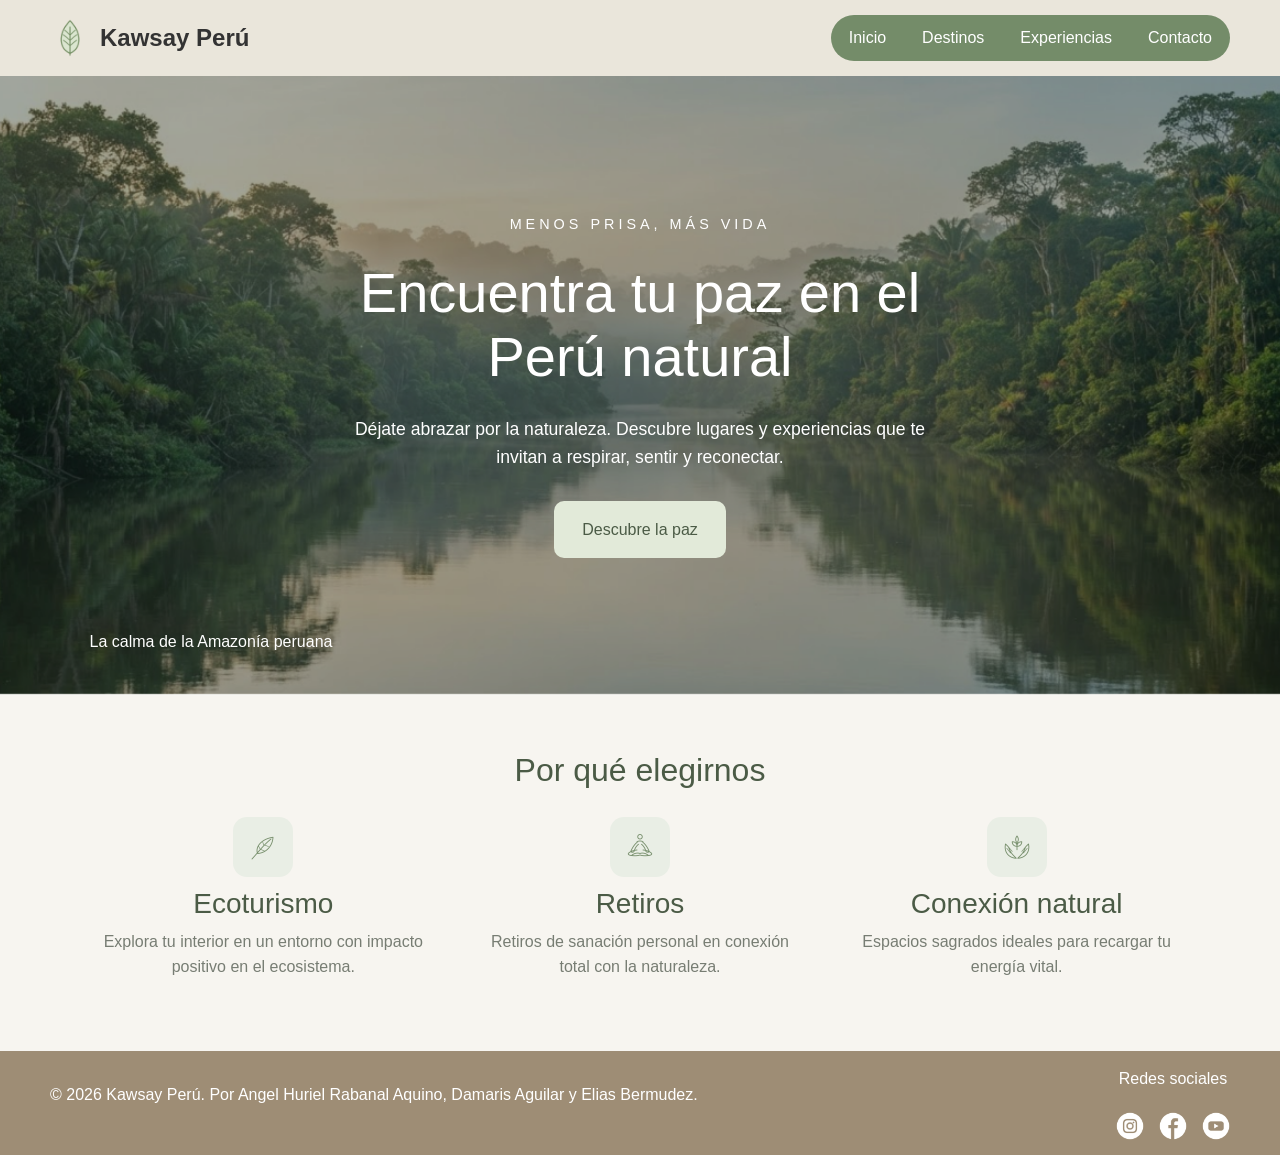
<file: index.html>
<!DOCTYPE html>
<html lang="es">
<head>
    <meta charset="UTF-8">
    <meta name="viewport" content="width=device-width, initial-scale=1.0">
    <meta name="description" content="Descubre la paz en kawsay peru, agencia de 
    ecoturismo para conectar con la naturaleza">
    <title>Kawsay Perú - Inicio</title>
    <link href="https://cdn.jsdelivr.net/npm/bootstrap@5.0.2/dist/css/bootstrap.min.css" rel="stylesheet" integrity="sha384-EVSTQN3/azprG1Anm3QDgpJLIm9Nao0Yz1ztcQTwFspd3yD65VohhpuuCOmLASjC" crossorigin="anonymous">
    <link rel="stylesheet" href="css/styles.css">
</head>
<body>
    <!-- header -->
    <header class="main-header">
        <div class="logo-container">
            <img src="img/logo.png" width="192" height="192" alt="Logo Kawsay Perú" class="logo-img">
            <span class="logo-text">Kawsay Perú</span>
        </div>
        <nav class="main-nav">
            <ul>
                <li><a href="index.html">Inicio</a></li>
                <li><a href="destinos.html">Destinos</a></li>
                <li><a href="experiencias.html">Experiencias</a></li>
                <li><a href="contacto.html">Contacto</a></li>
            </ul>
        </nav>
    </header>

    <main>
        <!-- Hero -->
        <section class="hero" style="background-image: url('img/hero.png');">
            <div class="hero-content">
                <p class="hero-eyebrow">Menos prisa, más vida</p>
                <h1>Encuentra tu paz en el<br>Perú natural</h1>
                <p class="hero-description">Déjate abrazar por la naturaleza. Descubre lugares y experiencias que te<br> invitan a respirar, sentir y reconectar.</p>
                <a href="destinos.html" class="hero-button">
                    Descubre la paz
                </a>
            </div>
            <p class="hero-location">
                La calma de la Amazonía peruana
            </p>
        </section>

        <!-- por que elegirnos -->
        <section class="features">
            <h2>Por qué elegirnos</h2>
            <div class="features-grid">
                <div class="feature-item animate-fade-up">
                    <img src="img/icon-ecoturismo.png" width="256" height="256" alt="Ecoturismo">
                    <h3>Ecoturismo</h3>
                    <p>Explora tu interior en un entorno con impacto positivo en el ecosistema.</p>
                </div>
                <div class="feature-item animate-fade-up">
                    <img src="img/icon-retiros.png" width="256" height="256" alt="Retiros">
                    <h3>Retiros</h3>
                    <p>Retiros de sanación personal en conexión total con la naturaleza.</p>
                </div>
                <div class="feature-item animate-fade-up">
                    <img src="img/icon-conexion.png" width="256" height="256" alt="Conexión natural">
                    <h3>Conexión natural</h3>
                    <p>Espacios sagrados ideales para recargar tu energía vital.</p>
                </div>
            </div>
        </section>
    </main>

    <!-- footer -->
    <footer class="main-footer">
        <div class="footer-left">
            <p>&copy; 2026 Kawsay Perú. Por Angel Huriel Rabanal Aquino, Damaris Aguilar y Elias Bermudez.</p>
        </div>
        <div class="footer-center">
            <p>Redes sociales</p>
            <div class="social-icons">
               <div class="social-icons">
  <a href="https://www.instagram.com">
    <img src="img/icon-ig.png" width="96" height="96" alt="Instagram">
  </a>
  <a href="https://www.facebook.com">
    <img src="img/icon-fb.png" width="96" height="96" alt="Facebook">
  </a>
  <a href="https://www.youtube.com">
    <img src="img/icon-yt.png" width="96" height="96" alt="YouTube">
  </a>
</div>
                
            </div>
        </div>
    </footer>
    <script src="https://cdn.jsdelivr.net/npm/bootstrap@5.0.2/dist/js/bootstrap.bundle.min.js" integrity="sha384-MrcW6ZMFYlzcLA8Nl+NtUVF0sA7MsXsP1UyJoMp4YLEuNSfAP+JcXn/tWtIaxVXM" crossorigin="anonymous"></script>
    <script src="https://code.jquery.com/jquery-3.7.1.min.js" integrity="sha256-/JqT3SQfawRcv/BIHPThkBvs0OEvtFFmqPF/lYI/Cxo=" crossorigin="anonymous"></script>
    <script src="js/kawsay.js"></script>
</body>
</html>
</file>
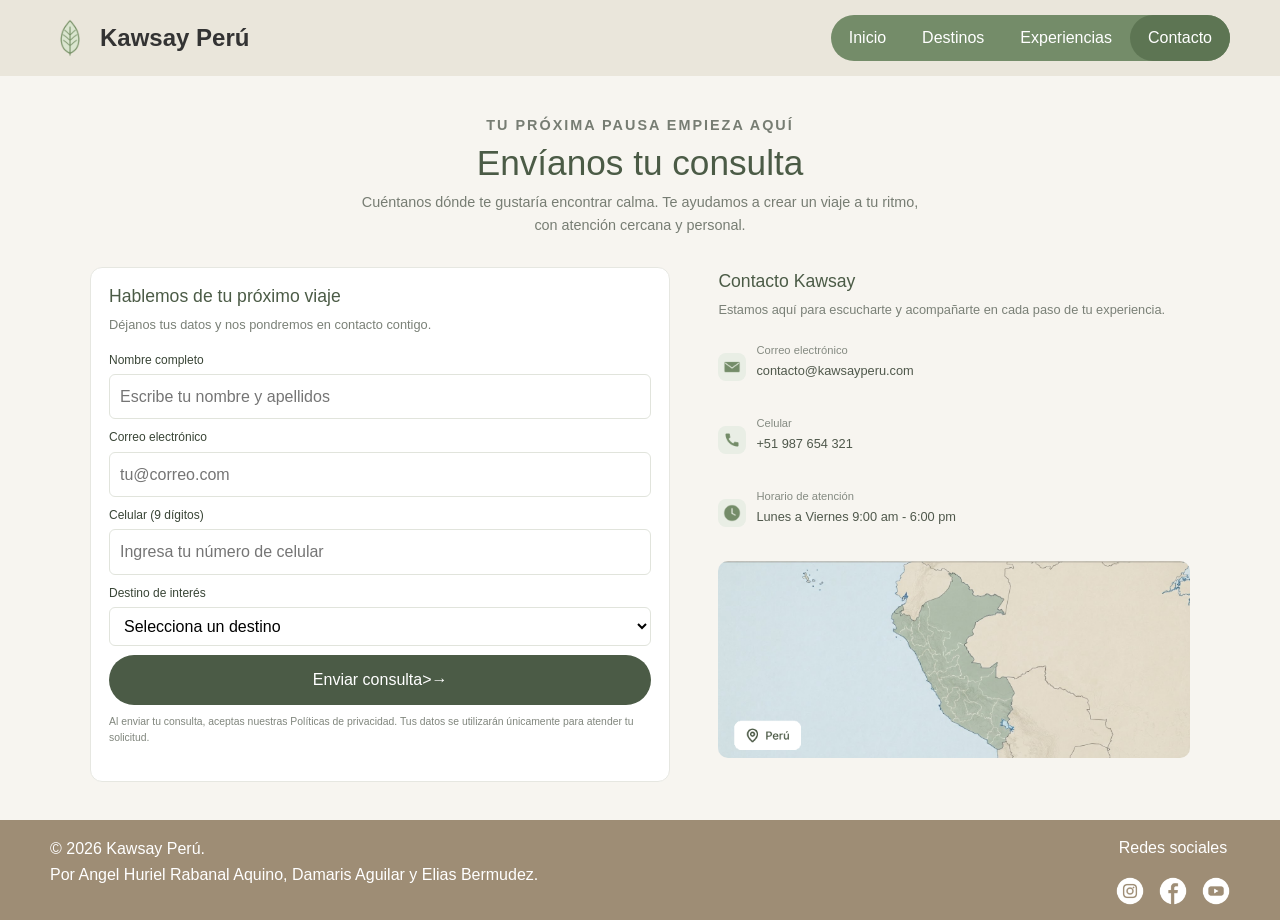
<file: contacto.html>
<!DOCTYPE html>
<html lang="es">
<head>
    <meta charset="UTF-8">
    <meta name="viewport" content="width=device-width, initial-scale=1.0">
    <meta name="description" content="ponte en contacto con kawsay peru y descubre tu proximo destino pacifico">
    <title>Kawsay Perú - Contacto</title>
    <link href="https://cdn.jsdelivr.net/npm/bootstrap@5.0.2/dist/css/bootstrap.min.css" rel="stylesheet" integrity="sha384-EVSTQN3/azprG1Anm3QDgpJLIm9Nao0Yz1ztcQTwFspd3yD65VohhpuuCOmLASjC" crossorigin="anonymous">
    <link rel="stylesheet" href="css/styles.css">
</head>
<body>
    <!-- header -->
    <header class="main-header">
        <div class="logo-container">
            <img src="img/logo.png" width="192" height="192" alt="Logo Kawsay Perú" class="logo-img">
            <span class="logo-text">Kawsay Perú</span>
        </div>
        <nav class="main-nav">
            <ul>
                <li><a href="index.html">Inicio</a></li>
                <li><a href="destinos.html">Destinos</a></li>
                <li><a href="experiencias.html">Experiencias</a></li>
                <li><a href="contacto.html" class="active">Contacto</a></li>
            </ul>
        </nav>
    </header>

    <main class="page-container contact-page">
        <section class="contacto-header">
            <p class="contacto-eyebrow">Tu próxima pausa empieza aquí</p>
            <h1>Envíanos tu consulta</h1>
            <p>Cuéntanos dónde te gustaría encontrar calma. Te ayudamos a crear un viaje a tu ritmo,<br class="contacto-salto"> con atención cercana y personal.</p>
        </section>

        <div class="contacto-layout">
            <!-- Formulario -->
            <section class="form-section animate-slide-left">
                <h2>Hablemos de tu próximo viaje</h2>
                <p class="form-description">Déjanos tus datos y nos pondremos en contacto contigo.</p>

                <!-- Alerta de éxito -->
                <div id="success-msg" class="alert-kawsay alert-success-kawsay" role="alert" style="display:none;">
                    &#10003; ¡Consulta enviada con éxito! Nos pondremos en contacto contigo pronto.
                </div>

                <!-- Alerta de error global -->
                <div id="error-msg-global" class="alert-kawsay alert-error-kawsay" role="alert" style="display:none;">
                    &#9888; Por favor, corrige los campos marcados antes de continuar.
                </div>

                <form id="formContacto" method="POST" novalidate>

                    <!-- Nombre completo -->
                    <div class="form-group">
                        <label for="nombre">Nombre completo</label>
                        <input type="text" id="nombre" placeholder="Escribe tu nombre y apellidos">
                        <span class="error-msg" id="error-nombre">El nombre no puede estar vacío.</span>
                    </div>

                    <!-- Correo electrónico -->
                    <div class="form-group">
                        <label for="correo">Correo electrónico</label>
                        <input type="email" id="correo" placeholder="tu@correo.com">
                        <span class="error-msg" id="error-correo">Ingresa un correo electrónico válido (ej: nombre@dominio.com).</span>
                    </div>

                    <!-- Celular -->
                    <div class="form-group">
                        <label for="celular">Celular (9 dígitos)</label>
                        <input type="tel" id="celular" placeholder="Ingresa tu número de celular">
                        <span class="error-msg" id="error-celular">Ingresa un número de teléfono válido (9 dígitos).</span>
                    </div>

                    <!-- Destino -->
                    <div class="form-group">
                        <label for="destino">Destino de interés</label>
                        <select id="destino">
                            <option value="">Selecciona un destino</option>
                            <option value="tambopata">Tambopata</option>
                            <option value="mancora">Máncora</option>
                            <option value="valle">Valle Sagrado</option>
                            <option value="laguna">Laguna Azul</option>
                            <option value="zorritos">Playa Zorritos</option>
                            <option value="escalera">Cordillera Escalera</option>
                        </select>
                        <span class="error-msg" id="error-destino">Selecciona un destino de interés.</span>
                    </div>

                    <button type="submit" class="btn-primary w-100 contact-submit">Enviar consulta>&rarr;</button>
                </form>
                <p class="contacto-privacidad">Al enviar tu consulta, aceptas nuestras Políticas de privacidad. Tus datos se utilizarán únicamente para atender tu solicitud.</p>
            </section>

            <!-- Info de contacto -->
            <section class="info-section">
                <h2>Contacto Kawsay</h2>
                <p class="info-description">Estamos aquí para escucharte y acompañarte en cada paso de tu experiencia.</p>
                <div class="info-item">
                    <img src="img/icon-mail.png" width="96" height="96">
                    <div>
                        <span class="info-label">Correo electrónico</span>
                        <p>contacto@kawsayperu.com</p>
                    </div>
                </div>
                <div class="info-item">
                    <img src="img/icon-phone.png" width="96" height="96">
                    <div>
                        <span class="info-label">Celular</span>
                        <p>+51 987 654 321</p>
                    </div>
                </div>
                <div class="info-item">
                    <img src="img/icon-clock.png" width="96" height="96">
                    <div>
                        <span class="info-label">Horario de atención</span>
                        <p>Lunes a Viernes 9:00 am - 6:00 pm</p>
                    </div>
                </div>
                <div class="map-placeholder">
                    <img src="img/mapape.png" width="1000" height="560" alt="Ubicación Mapa">
                </div>
            </section>
        </div>
    </main>

    <!-- footer -->
    <footer class="main-footer">
        <div class="footer-left">
            <p>&copy; 2026 Kawsay Perú. <br> Por Angel Huriel Rabanal Aquino, Damaris Aguilar y Elias Bermudez.</p>
        </div>
        <div class="footer-center">
            <p>Redes sociales</p>
            <div class="social-icons">
                <a href="https://www.instagram.com"><img src="img/icon-ig.png" width="96" height="96" alt="Instagram"></a>
                <a href="https://www.facebook.com"><img src="img/icon-fb.png" width="96" height="96" alt="Facebook"></a>
                <a href="https://www.youtube.com"><img src="img/icon-yt.png" width="96" height="96" alt="YouTube"></a>
            </div>
        </div>
    </footer>

    <script src="https://code.jquery.com/jquery-3.7.1.min.js" integrity="sha256-/JqT3SQfawRcv/BIHPThkBvs0OEvtFFmqPF/lYI/Cxo=" crossorigin="anonymous"></script>
    <script src="https://cdn.jsdelivr.net/npm/bootstrap@5.0.2/dist/js/bootstrap.bundle.min.js" integrity="sha384-MrcW6ZMFYlzcLA8Nl+NtUVF0sA7MsXsP1UyJoMp4YLEuNSfAP+JcXn/tWtIaxVXM" crossorigin="anonymous"></script>
    <script src="js/kawsay.js"></script>
</body>
</html>
</file>
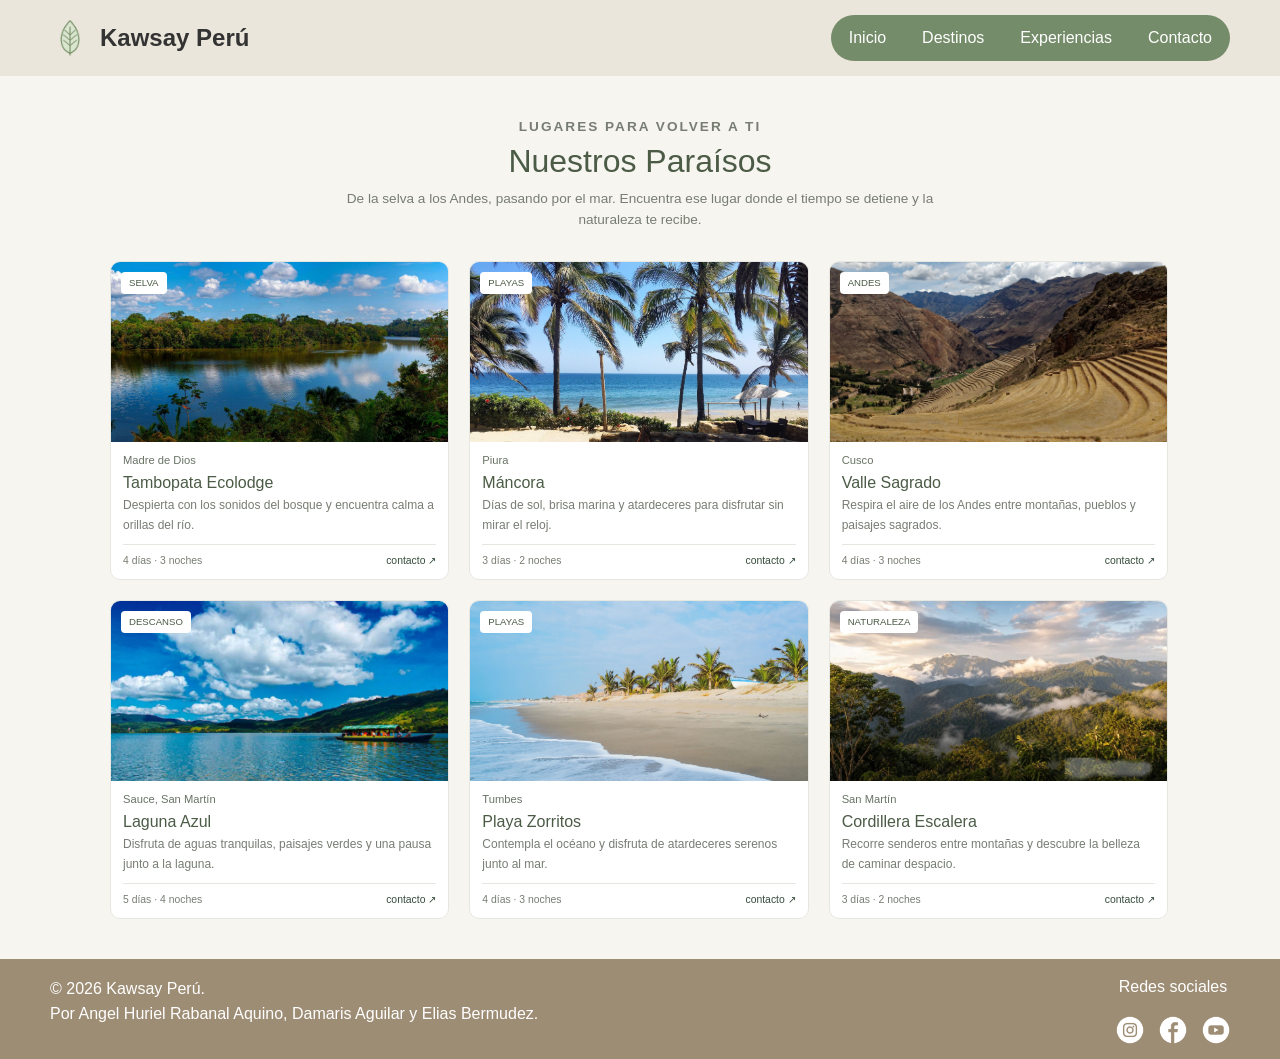
<file: destinos.html>
<!DOCTYPE html>
<html lang="es">
<head>
    <meta charset="UTF-8">
    <meta name="viewport" content="width=device-width, initial-scale=1.0">
    <meta name="description" content="explora los destinos naturales mas impresionantes de todo el peru">
    <title>Kawsay Perú - Destinos</title>
    <link href="https://cdn.jsdelivr.net/npm/bootstrap@5.0.2/dist/css/bootstrap.min.css" rel="stylesheet" integrity="sha384-EVSTQN3/azprG1Anm3QDgpJLIm9Nao0Yz1ztcQTwFspd3yD65VohhpuuCOmLASjC" crossorigin="anonymous">
    
    <link rel="stylesheet" href="css/styles.css">
</head>
<body>
    <!-- header -->
    <header class="main-header">
        <div class="logo-container">
            <img src="img/logo.png" width="192" height="192" alt="Logo Kawsay Perú" class="logo-img">
            <span class="logo-text">Kawsay Perú</span>
        </div>
    <nav class="main-nav">
            <ul>
            <li><a href="index.html" >Inicio</a></li>
            <li><a href="destinos.html" >Destinos</a></li>
                <li><a href="experiencias.html" >Experiencias</a></li>
                <li><a href="contacto.html" >Contacto</a></li>
            </ul>
        </nav>
    </header>

    <main class="page-container">
        <section class="destinos-header text-center">
            <p class="destinos-eyebrow">Lugares para volver a ti</p>
            <h2>Nuestros Paraísos</h2>
            <p>De la selva a los Andes, pasando por el mar. Encuentra ese lugar donde el tiempo se detiene y la naturaleza te recibe.</p>
        </section>
        
        <!-- grid de Destinos -->
        <section class="destinos-grid">
            <article class="destino-card">
                <div class="destino-image">
                    <img src="img/tambopata.png" width="480" height="360" loading="lazy" alt="Tambopata">
                    <span class="destino-categoria">Selva</span>
                </div>
                <div class="card-body">
                    <p class="destino-ubicacion"> Madre de Dios</p>
                    <h3>Tambopata Ecolodge</h3>
                    <p class="destino-descripcion">Despierta con los sonidos del bosque y encuentra calma a orillas del río.</p>
                    <div class="destino-detalles">
                        <span>4 días · 3 noches</span>
                        <a href="contacto.html">contacto ↗</a>
                    </div>
                </div>
            </article>
            <article class="destino-card">
                <div class="destino-image">
                    <img src="img/calamancora.png" width="480" height="360" loading="lazy" alt="Máncora">
                    <span class="destino-categoria">Playas</span>
                </div>
                <div class="card-body">
                    <p class="destino-ubicacion"> Piura</p>
                    <h3>Máncora</h3>
                    <p class="destino-descripcion">Días de sol, brisa marina y atardeceres para disfrutar sin mirar el reloj.</p>
                    <div class="destino-detalles">
                        <span>3 días · 2 noches</span>
                        <a href="contacto.html">contacto ↗</a>
                    </div>
                </div>
            </article>
            <article class="destino-card">
                <div class="destino-image">
                    <img src="img/vallesagrado.png" width="480" height="360" loading="lazy" alt="Valle Sagrado">
                    <span class="destino-categoria">Andes</span>
                </div>
                <div class="card-body">
                    <p class="destino-ubicacion">Cusco</p>
                    <h3>Valle Sagrado</h3>
                    <p class="destino-descripcion">Respira el aire de los Andes entre montañas, pueblos y paisajes sagrados.</p>
                    <div class="destino-detalles">
                        <span>4 días · 3 noches</span>
                        <a href="contacto.html">contacto ↗</a>
                    </div>
                </div>
            </article>
            <article class="destino-card">
                <div class="destino-image">
                    <img src="img/lagunazul.png" width="480" height="360" loading="lazy" alt="Laguna Azul">
                    <span class="destino-categoria">Descanso</span>
                </div>
                <div class="card-body">
                    <p class="destino-ubicacion"> Sauce, San Martín</p>
                    <h3>Laguna Azul</h3>
                    <p class="destino-descripcion">Disfruta de aguas tranquilas, paisajes verdes y una pausa junto a la laguna.</p>
                    <div class="destino-detalles">
                        <span>5 días · 4 noches</span>
                        <a href="contacto.html">contacto ↗</a>
                    </div>
                </div>
            </article>
            <article class="destino-card">
                <div class="destino-image">
                    <img src="img/playazorritos.jpg" width="480" height="360" loading="lazy" alt="Playa Zorritos">
                    <span class="destino-categoria">Playas</span>
                </div>
                <div class="card-body">
                    <p class="destino-ubicacion">Tumbes</p>
                    <h3>Playa Zorritos</h3>
                    <p class="destino-descripcion">Contempla el océano y disfruta de atardeceres serenos junto al mar.</p>
                    <div class="destino-detalles">
                        <span>4 días · 3 noches</span>
                        <a href="contacto.html">contacto ↗</a>
                    </div>
                </div>
            </article>
            <article class="destino-card">
                <div class="destino-image">
                    <img src="img/cordilleraescalera.png" width="480" height="360" loading="lazy" alt="Cordillera Escalera">
                    <span class="destino-categoria">Naturaleza</span>
                </div>
                <div class="card-body">
                    <p class="destino-ubicacion">San Martín</p>
                    <h3>Cordillera Escalera</h3>
                    <p class="destino-descripcion">Recorre senderos entre montañas y descubre la belleza de caminar despacio.</p>
                    <div class="destino-detalles">
                        <span>3 días · 2 noches</span>
                        <a href="contacto.html">contacto ↗</a>
                    </div>
                </div>
            </article>
        </section>
    </main>

    <!-- footer-->
    <footer class="main-footer">
        <div class="footer-left">
            <p>&copy; 2026 Kawsay Perú. <br> Por Angel Huriel Rabanal Aquino, Damaris Aguilar y Elias Bermudez.</p>
        </div>
        <div class="footer-center">
            <p>Redes sociales</p>
            <div class="social-icons">
                <a href="https://www.instagram.com">
    <img src="img/icon-ig.png" width="96" height="96" alt="Instagram">
  </a>
  <a href="https://www.facebook.com">
    <img src="img/icon-fb.png" width="96" height="96" alt="Facebook">
  </a>
  <a href="https://www.youtube.com">
    <img src="img/icon-yt.png" width="96" height="96" alt="YouTube">
  </a>
            </div>
        </div>
    </footer>
    <script src="https://cdn.jsdelivr.net/npm/bootstrap@5.0.2/dist/js/bootstrap.bundle.min.js" integrity="sha384-MrcW6ZMFYlzcLA8Nl+NtUVF0sA7MsXsP1UyJoMp4YLEuNSfAP+JcXn/tWtIaxVXM" crossorigin="anonymous"></script>
    <script src="https://code.jquery.com/jquery-3.7.1.min.js" integrity="sha256-/JqT3SQfawRcv/BIHPThkBvs0OEvtFFmqPF/lYI/Cxo=" crossorigin="anonymous"></script>
    <script src="js/kawsay.js"></script>
</body>
</html>
</file>
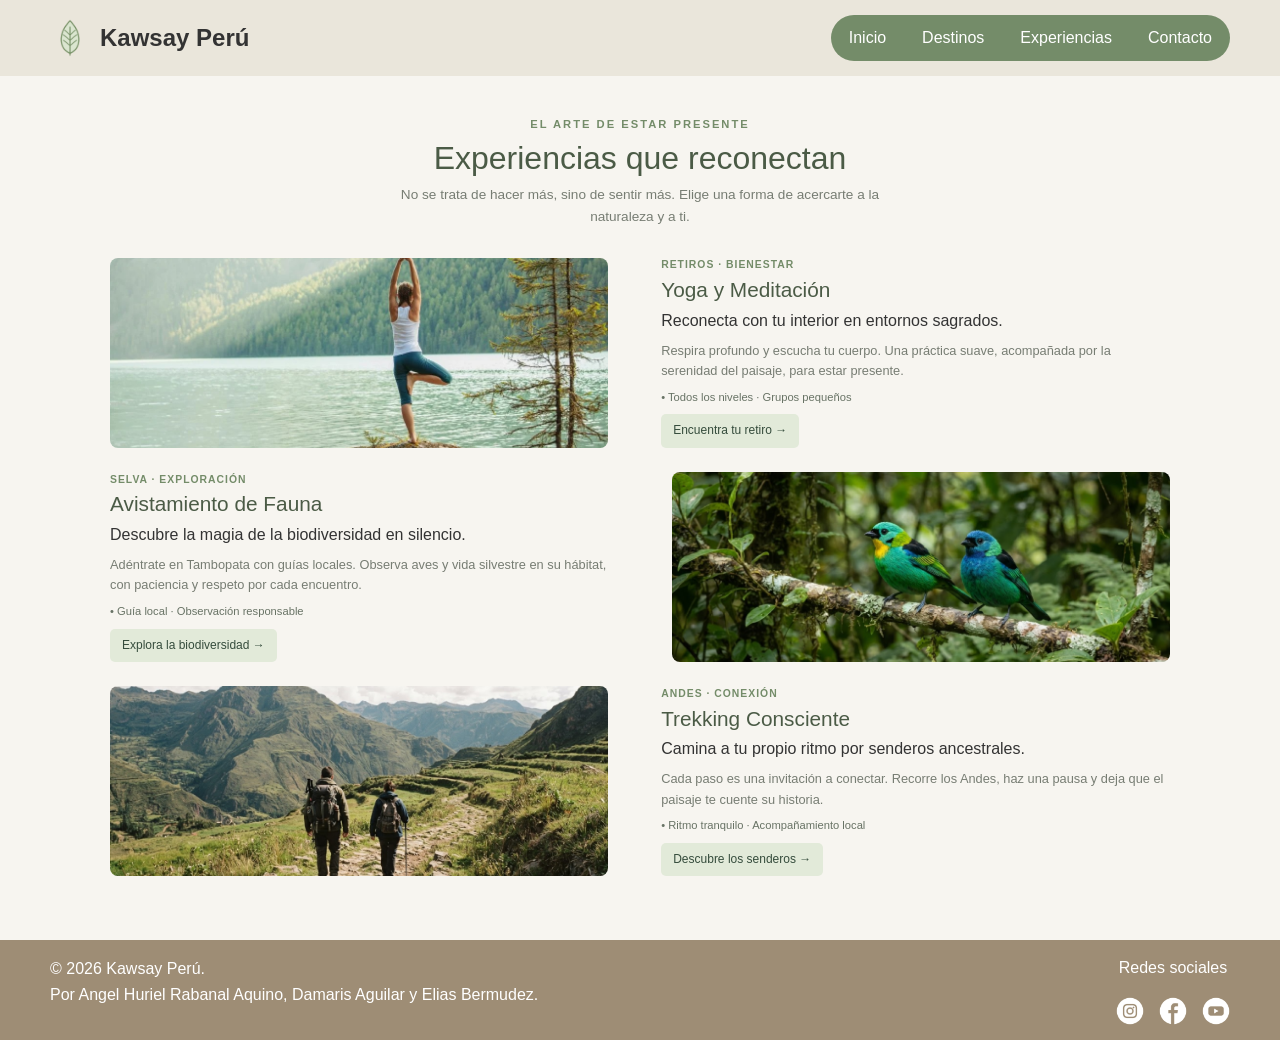
<file: experiencias.html>
<!DOCTYPE html>
<html lang="es">
<head>
    <meta charset="UTF-8">
    <meta name="viewport" content="width=device-width, initial-scale=1.0">
    <meta name="description" content="conecta con la naturaleza y renueva tu interior mediante retiros espirituales">
    <title>Kawsay Perú - Experiencias</title>
    <link href="https://cdn.jsdelivr.net/npm/bootstrap@5.0.2/dist/css/bootstrap.min.css" rel="stylesheet" integrity="sha384-EVSTQN3/azprG1Anm3QDgpJLIm9Nao0Yz1ztcQTwFspd3yD65VohhpuuCOmLASjC" crossorigin="anonymous">
    <link rel="stylesheet" href="css/styles.css">
</head>
<body>
    <!-- header -->
    <header class="main-header">
        <div class="logo-container">
            <img src="img/logo.png" width="192" height="192" alt="Logo Kawsay Perú" class="logo-img">
            <span class="logo-text">Kawsay Perú</span>
        </div>
        <nav class="main-nav">
            <ul>
                <li><a href="index.html">Inicio</a></li>
                <li><a href="destinos.html">Destinos</a></li>
                <li><a href="experiencias.html">Experiencias</a></li>
                <li><a href="contacto.html">Contacto</a></li>
            </ul>
        </nav>
    </header>

    <main class="page-container">
        <section class="experiencias-header">
            <p class="experiencias-eyebrow">El arte de estar presente</p>
            <h1 class="experiencias-titulo">Experiencias que reconectan</h1>
            <p>No se trata de hacer más, sino de sentir más. Elige una forma de acercarte a la<br class="experiencias-salto"> naturaleza y a ti.</p>
        </section>

        <!-- layout zig zag -->
        <section class="experiencias-lista">
            <div class="experiencia-row">
                <img src="img/yoga.png" width="840" height="560" loading="lazy" alt="Yoga">
                <div class="experiencia-texto">
                    <p class="experiencia-categoria">Retiros · Bienestar</p>
                    <h2>Yoga y Meditación</h2>
                    <p class="experiencia-resumen">Reconecta con tu interior en entornos sagrados.</p>
                    <p class="experiencia-descripcion">Respira profundo y escucha tu cuerpo. Una práctica suave, acompañada por la serenidad del paisaje, para estar presente.</p>
                    <p class="experiencia-detalle">• Todos los niveles · Grupos pequeños</p>
                    <a href="contacto.html" class="experiencia-enlace">Encuentra tu retiro <span aria-hidden="true">→</span></a>
                </div>
            </div>
            
            <div class="experiencia-row reverse">
                <img src="img/avistamiento-fauna.png" width="840" height="560" loading="lazy" alt="Aves de colores en la selva amazónica">
                <div class="experiencia-texto">
                    <p class="experiencia-categoria">Selva · Exploración</p>
                    <h2>Avistamiento de Fauna</h2>
                    <p class="experiencia-resumen">Descubre la magia de la biodiversidad en silencio.</p>
                    <p class="experiencia-descripcion">Adéntrate en Tambopata con guías locales. Observa aves y vida silvestre en su hábitat, con paciencia y respeto por cada encuentro.</p>
                    <p class="experiencia-detalle">• Guía local · Observación responsable</p>
                    <a href="contacto.html" class="experiencia-enlace">Explora la biodiversidad <span aria-hidden="true">→</span></a>
                </div>
            </div>
            
            <div class="experiencia-row">
                <img src="img/trekking-consciente.png" width="840" height="560" loading="lazy" alt="Viajeros recorriendo un sendero andino">
                <div class="experiencia-texto">
                    <p class="experiencia-categoria">Andes · Conexión</p>
                    <h2>Trekking Consciente</h2>
                    <p class="experiencia-resumen">Camina a tu propio ritmo por senderos ancestrales.</p>
                    <p class="experiencia-descripcion">Cada paso es una invitación a conectar. Recorre los Andes, haz una pausa y deja que el paisaje te cuente su historia.</p>
                    <p class="experiencia-detalle">• Ritmo tranquilo · Acompañamiento local</p>
                    <a href="contacto.html" class="experiencia-enlace">Descubre los senderos <span aria-hidden="true">→</span></a>
                </div>
            </div>
        </section>
    </main>

    <!-- footer-->
    <footer class="main-footer">
        <div class="footer-left">
            <p>&copy; 2026 Kawsay Perú. <br> Por Angel Huriel Rabanal Aquino, Damaris Aguilar y Elias Bermudez.</p>
        </div>
        <div class="footer-center">
            <p>Redes sociales</p>
            <div class="social-icons">
                <a href="https://www.instagram.com">
    <img src="img/icon-ig.png" width="96" height="96" alt="Instagram">
  </a>
  <a href="https://www.facebook.com">
    <img src="img/icon-fb.png" width="96" height="96" alt="Facebook">
  </a>
  <a href="https://www.youtube.com">
    <img src="img/icon-yt.png" width="96" height="96" alt="YouTube">
  </a>
        </div>
    </footer>
    <script src="https://cdn.jsdelivr.net/npm/bootstrap@5.0.2/dist/js/bootstrap.bundle.min.js" integrity="sha384-MrcW6ZMFYlzcLA8Nl+NtUVF0sA7MsXsP1UyJoMp4YLEuNSfAP+JcXn/tWtIaxVXM" crossorigin="anonymous"></script>
     <script src="https://code.jquery.com/jquery-3.7.1.min.js" integrity="sha256-/JqT3SQfawRcv/BIHPThkBvs0OEvtFFmqPF/lYI/Cxo=" crossorigin="anonymous"></script>
    <script src="js/kawsay.js"></script>
</body>
</html>
</file>
<file: css/styles.css>
/* vvariables y reset  */
*, *::before, *::after { box-sizing: border-box; margin: 0; padding: 0; font-family: Arial, sans-serif; }
body { display: flex; min-height: 100vh; flex-direction: column; background: #f7f5f0; color: #333; line-height: 1.6; }
img { max-width: 100%; height: auto; }

/* paleta de colores */
:root {
  --verde-oscuro: #354c3c;
  --verde-medio: #4b5b46;
  --verde-nav: #748c69;
  --verde-hover: #5d7553;
  --crema: #eae6db;
  --crema-btn: #e2ead9;
  --gris-texto: #777d73;
  --gris-borde: #e6e7e1;
  --verde-icon-bg: #e9eee5;
}

/* nav */
.main-header {
  display: flex; align-items: center; justify-content: space-between;
  padding: 15px 50px; background: var(--crema);
}
.logo-container { display: flex; align-items: center; gap: 10px; }
.logo-img { width: 40px; }
.logo-text { font-size: 1.5rem; font-weight: bold; }
.main-nav ul { display: flex; list-style: none; border-radius: 25px; background: var(--verde-nav); margin: 0; padding: 0; }
.main-nav a { display: block; padding: 10px 18px; border-radius: 25px; color: white; text-decoration: none; transition: background 0.25s ease; }
.main-nav a:hover, .main-nav a.active { background: var(--verde-hover); }

/* layout general */
.page-container { flex: 1; padding: 40px 50px; }
.btn-primary, .btn-secondary {
  display: inline-block; padding: 12px 25px; border: 0;
  border-radius: 25px; text-align: center; text-decoration: none; cursor: pointer;
  transition: transform 0.2s ease, box-shadow 0.2s ease;
}
.btn-primary { background: var(--crema); color: #333; }
.btn-secondary { background: #aebda6; color: white; }
.btn-primary:hover, .btn-secondary:hover { transform: translateY(-2px); box-shadow: 0 4px 12px rgba(0,0,0,0.12); }
.w-100 { width: 100%; }

/* hero */
.hero {
  position: relative; display: flex; min-height: 620px;
  align-items: center; justify-content: center;
  background-color: var(--verde-oscuro); background-position: center; background-size: cover;
  color: white; text-align: center;
}
.hero-content { width: 90%; max-width: 900px; padding: 40px 0; animation: fadeInDown 0.9s ease both; }
.hero-eyebrow { margin-bottom: 25px; font-size: 0.9rem; letter-spacing: 4px; text-transform: uppercase; }
.hero-content h1 { margin-bottom: 25px; font-size: 3.5rem; line-height: 1.15; }
.hero-description { margin-bottom: 30px; font-size: 1.1rem; }
.hero-button {
  display: inline-block; padding: 16px 28px; border-radius: 10px;
  background: var(--crema-btn); color: var(--verde-medio); text-decoration: none;
  transition: transform 0.25s, box-shadow 0.25s;
}
.hero-button:hover { transform: translateY(-3px); box-shadow: 0 6px 18px rgba(0,0,0,0.18); }
.hero-location { position: absolute; bottom: 25px; left: 7%; }

/* porque elegirnos */
.features { padding: 55px 40px; text-align: center; }
.features h2 { margin-bottom: 28px; color: var(--verde-medio); font-size: 2rem; }
.features-grid { display: flex; max-width: 1100px; justify-content: space-around; gap: 30px; margin: 0 auto; }
.feature-item { max-width: 330px; }
.feature-item img {
  width: 60px; height: 60px; margin-bottom: 10px; padding: 14px;
  border-radius: 14px; background: var(--verde-icon-bg); object-fit: contain;
  transition: transform 0.3s ease;
}
.feature-item:hover img { transform: scale(1.1) rotate(-3deg); }
.feature-item h3 { margin-bottom: 8px; color: var(--verde-medio); }
.feature-item p { color: var(--gris-texto); }

/* destinos */
.destinos-header, .experiencias-header, .contacto-header { max-width: 650px; margin: 0 auto 30px; text-align: center; }
.destinos-eyebrow, .experiencias-eyebrow, .contacto-eyebrow {
  margin-bottom: 5px; color: var(--verde-nav); font-size: 0.7rem;
  font-weight: bold; letter-spacing: 2px; text-transform: uppercase;
}
.destinos-header h2, .experiencias-titulo, .contacto-header h1 { margin-bottom: 7px; color: var(--verde-medio); font-size: 2rem; font-weight: normal; }
.destinos-header p, .experiencias-header > p:last-child { color: var(--gris-texto); font-size: 0.85rem; }

.destinos-grid { display: flex; max-width: 1060px; flex-wrap: wrap; gap: 20px; margin: 0 auto; }
.destino-card {
  display: flex; width: calc(33.333% - 14px); min-width: 0;
  flex-direction: column; overflow: hidden; border: 1px solid var(--gris-borde);
  border-radius: 10px; background: white;
  transition: transform 0.3s ease, box-shadow 0.3s ease;
}
.destino-card:hover { transform: translateY(-6px); box-shadow: 0 10px 28px rgba(53,76,60,0.15); }
.destino-image { position: relative; }
.destino-image img { display: block; width: 100%; height: 180px; object-fit: cover; transition: transform 0.4s ease; }
.destino-card:hover .destino-image img { transform: scale(1.05); }
.destino-categoria {
  position: absolute; top: 10px; left: 10px; padding: 3px 8px;
  border-radius: 4px; background: white; color: var(--verde-medio); font-size: 0.6rem; text-transform: uppercase;
}
.card-body { display: flex; flex: 1; flex-direction: column; padding: 10px 12px; }
.destino-ubicacion { margin-bottom: 3px; color: #687365; font-size: 0.7rem; }
.card-body h3 { margin-bottom: 4px; color: var(--verde-medio); font-size: 1rem; }
.destino-descripcion { flex: 1; margin-bottom: 9px; color: var(--gris-texto); font-size: 0.75rem; }
.destino-detalles {
  display: flex; justify-content: space-between; gap: 6px; padding-top: 8px;
  border-top: 1px solid var(--gris-borde); color: var(--gris-texto); font-size: 0.65rem;
}
.destino-detalles a { color: var(--verde-oscuro); text-decoration: none; }

/* xperiencias */
.experiencias-lista { max-width: 1060px; margin: 0 auto; }
.experiencia-row { display: flex; align-items: center; gap: 5%; margin-bottom: 24px; }
.experiencia-row.reverse { flex-direction: row-reverse; }
.experiencia-row img { width: 47%; height: 190px; border-radius: 8px; object-fit: cover; transition: transform 0.4s ease; }
.experiencia-row:hover img { transform: scale(1.03); }
.experiencia-texto { flex: 1; }
.experiencia-categoria { margin-bottom: 4px; color: var(--verde-nav); font-size: 0.65rem; font-weight: bold; letter-spacing: 1px; text-transform: uppercase; }
.experiencia-texto h2 { margin-bottom: 5px; color: var(--verde-medio); font-size: 1.3rem; }
.experiencia-resumen { margin-bottom: 7px; }
.experiencia-descripcion { margin-bottom: 7px; color: var(--gris-texto); font-size: 0.8rem; }
.experiencia-detalle { margin-bottom: 8px; color: #687365; font-size: 0.7rem; }
.experiencia-enlace {
  display: inline-block; padding: 7px 12px; border-radius: 5px;
  background: var(--crema-btn); color: var(--verde-oscuro); font-size: 0.75rem; text-decoration: none;
  transition: background 0.2s, transform 0.2s;
}
.experiencia-enlace:hover { background: #cddbc5; transform: translateX(3px); }

/* contacto */
.contact-page { padding-top: 38px; padding-bottom: 38px; }
.contacto-header h1 { font-size: 2.2rem; }
.contacto-header p { color: var(--gris-texto); font-size: 0.9rem; }
.contacto-layout { display: flex; max-width: 1100px; align-items: flex-start; gap: 48px; margin: 0 auto; }
.form-section, .info-section { flex: 1; }
.form-section {
  flex: 1.15; padding: 18px; border: 1px solid var(--gris-borde);
  border-radius: 12px; background: white;
}
.info-section { padding-top: 4px; }
.form-section h2, .info-section h2 { color: var(--verde-medio); font-size: 1.1rem; }
.form-description, .info-description { margin: 5px 0 15px; color: #7a8077; font-size: 0.8rem; }
.form-group { margin-bottom: 9px; }
.form-group label { display: block; margin-bottom: 4px; color: #394536; font-size: 0.75rem; }
.form-group input, .form-group select {
  width: 100%; padding: 9px 10px; border: 1px solid #e1e4dc;
  border-radius: 6px; background: white; transition: border-color 0.2s, box-shadow 0.2s;
}
.form-group input:focus, .form-group select:focus {
  outline: none; border-color: var(--verde-nav); box-shadow: 0 0 0 3px rgba(116,140,105,0.2);
}
.contact-submit { background: var(--verde-medio); color: white; }
.contact-submit:hover { background: var(--verde-oscuro); }
.contacto-privacidad { margin-top: 9px; color: #80867d; font-size: 0.65rem; }
.info-item { display: flex; align-items: center; gap: 10px; margin-bottom: 11px; }
.info-item img { width: 28px; height: 28px; padding: 5px; border-radius: 8px; background: var(--verde-icon-bg); object-fit: contain; }
.info-label { color: #858b82; font-size: 0.7rem; }
.info-item p { color: #4f584b; font-size: 0.8rem; }
.map-placeholder { margin-top: 17px; overflow: hidden; border-radius: 10px; }
.map-placeholder img { display: block; width: 100%; }

/* footer  */
.main-footer { display: flex; align-items: center; justify-content: space-between; padding: 15px 50px; gap: 20px; margin-top: auto; background: #9e8d75; color: white; }
.footer-center { text-align: center; }
.social-icons { display: flex; justify-content: center; gap: 15px; margin-top: 5px; }
.social-icons img { width: 28px; height: 28px; transition: transform 0.25s ease; }
.social-icons a:hover img { transform: scale(1.2) rotate(5deg); }

/*  ANIMACIONES  */
@keyframes fadeInDown {
  from { opacity: 0; transform: translateY(-30px); }
  to   { opacity: 1; transform: translateY(0); }
}
@keyframes fadeInUp {
  from { opacity: 0; transform: translateY(30px); }
  to   { opacity: 1; transform: translateY(0); }
}
@keyframes fadeIn {
  from { opacity: 0; }
  to   { opacity: 1; }
}
@keyframes slideInLeft {
  from { opacity: 0; transform: translateX(-40px); }
  to   { opacity: 1; transform: translateX(0); }
}

.animate-fade-up   { animation: fadeInUp   0.7s ease both; }
.animate-fade-in   { animation: fadeIn     0.7s ease both; }
.animate-slide-left { animation: slideInLeft 0.7s ease both; }

/* Retraso escalonado para las cards */
.destino-card:nth-child(1) { animation: fadeInUp 0.5s 0.1s ease both; }
.destino-card:nth-child(2) { animation: fadeInUp 0.5s 0.2s ease both; }
.destino-card:nth-child(3) { animation: fadeInUp 0.5s 0.3s ease both; }
.destino-card:nth-child(4) { animation: fadeInUp 0.5s 0.4s ease both; }
.destino-card:nth-child(5) { animation: fadeInUp 0.5s 0.5s ease both; }
.destino-card:nth-child(6) { animation: fadeInUp 0.5s 0.6s ease both; }

/* items escalonados */
.feature-item:nth-child(1) { animation: fadeInUp 0.6s 0.15s ease both; }
.feature-item:nth-child(2) { animation: fadeInUp 0.6s 0.30s ease both; }
.feature-item:nth-child(3) { animation: fadeInUp 0.6s 0.45s ease both; }

/* experiencias */
.experiencia-row { animation: fadeIn 0.7s ease both; }

/* resonsive */
@media (max-width: 991px) {
  .destino-card { width: calc(50% - 10px); }
  .experiencia-row, .experiencia-row.reverse { flex-direction: column; align-items: stretch; gap: 15px; }
  .experiencia-row img { width: 100%; }
  .contacto-layout { flex-direction: column; gap: 28px; }
  .form-section, .info-section { width: 100%; }
}

@media (max-width: 600px) {
  .main-header, .main-footer { flex-direction: column; padding: 18px 20px; text-align: center; }
  .main-nav ul { flex-wrap: wrap; justify-content: center; }
  .main-nav a { padding: 8px 12px; }
  .page-container { padding: 30px 20px; }
  .hero { min-height: 600px; }
  .hero-content h1 { font-size: 2.6rem; }
  .hero-description { font-size: 1rem; }
  .desktop-break, .contacto-salto, .experiencias-salto { display: none; }
  .hero-location { left: 20px; font-size: 0.85rem; }
  .features-grid { flex-direction: column; align-items: center; }
  .features { padding: 40px 20px; }
  .destino-card { width: 100%; }
  .destinos-header h2, .experiencias-titulo { font-size: 1.7rem; }
}

/* VALIDACION DEL FORMULARIO */

/* Icono check verde para campo valido */
.form-group input.is-valid,
.form-group select.is-valid {
  border-color: #748c69;
  background-image: url("data:image/svg+xml,%3Csvg xmlns='http://www.w3.org/2000/svg' width='12' height='12' viewBox='0 0 12 12'%3E%3Ccircle cx='6' cy='6' r='6' fill='%23748c69'/%3E%3Cpath d='M3.5 6l1.8 1.8L8.5 4.5' stroke='white' stroke-width='1.4' fill='none'/%3E%3C/svg%3E");
  background-repeat: no-repeat;
  background-position: right 10px center;
  padding-right: 34px;
}

/* Icono X rojo para campo invalido */
.form-group input.is-invalid,
.form-group select.is-invalid {
  border-color: #c0392b;
  background-image: url("data:image/svg+xml,%3Csvg xmlns='http://www.w3.org/2000/svg' width='12' height='12' viewBox='0 0 12 12'%3E%3Ccircle cx='6' cy='6' r='6' fill='%23c0392b'/%3E%3Cpath d='M4 4l4 4M8 4l-4 4' stroke='white' stroke-width='1.4'/%3E%3C/svg%3E");
  background-repeat: no-repeat;
  background-position: right 10px center;
  padding-right: 34px;
  box-shadow: 0 0 0 3px rgba(192,57,43,0.15);
}

/* mesje de error bajo cada campo */
.error-msg {
  display: none;
  margin-top: 4px;
  color: #c0392b;
  font-size: 0.72rem;
}

/* alertas de exito y error general */
.alert-kawsay {
  padding: 12px 15px;
  border-radius: 8px;
  margin-bottom: 14px;
  font-size: 0.85rem;
  font-weight: 500;
}
.alert-success-kawsay {
  background: #e8f5e3;
  color: #2e6b28;
  border: 1px solid #a8d5a0;
}
.alert-error-kawsay {
  background: #fdf0ee;
  color: #c0392b;
  border: 1px solid #f0b8b2;
}
</file>
